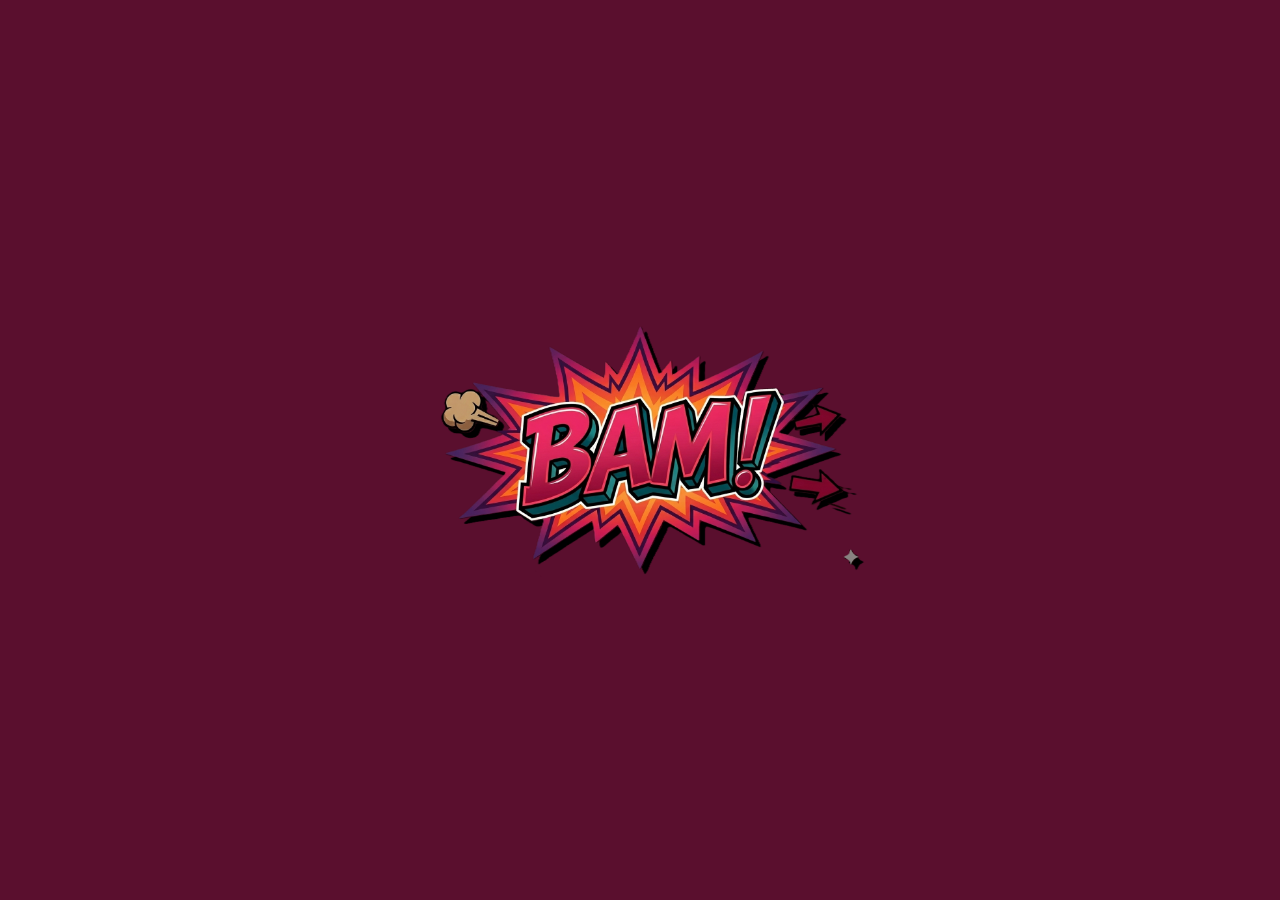
<file: index.html>
<!DOCTYPE html>
<html lang="es">

<head>
    <meta charset="UTF-8">
    <meta name="viewport" content="width=device-width, initial-scale=1.0">
    <title>Portada - TP1</title>
    <link href="https://fonts.googleapis.com/css2?family=Bangers&family=Comic+Neue&display=swap" rel="stylesheet">
    <link rel="stylesheet" href="css/style.css">
</head>

<body class="index-body">

    <!-- HEADER -->
    <header class="index-header">
        <nav class="index-nav">
            <a href="index.html">
                <img src="img/logo-BAM.png" alt="Logo BAM" class="index-logo">
            </a>
            <ul class="index-nav-list">
                <li><a href="index.html">Portada</a></li>
                <li><a href="bitacora.html">Bitácora</a></li>
            </ul>
        </nav>
    </header>
    <!-- MAIN -->
    <main class="index-main">
        <section class="index-contenido">
            <h1 class="index-titulo">Grupo BAM</h1>
            <!-- botón hamburguesa SOLO para integrantes -->
            <button class="index-integrantes-btn">Ver integrantes ☰</button>

            <ul class="index-integrantes" id="integrantes">
                <li><a href="andrea.html">Andrea Durán</a></li>
                <li><a href="beatriz.html">Beatriz Gonzalez</a></li>
                <li><a href="marcela.html">Marcela Roig</a></li>
            </ul>

            <p class="index-descripcion">
                En esta misión, nuestro escuadrón de desarrolladoras se propuso construir una poderosa aplicación web
                usando HTML, CSS y JavaScript como nuestras herramientas principales. A lo largo del recorrido,
                desplegamos habilidades especiales: navegación fluida para movernos sin fricción entre dimensiones
                (páginas), un diseño adaptable capaz de transformarse ante cualquier dispositivo, y elementos
                interactivos que responden a cada acción del usuario como si tuvieran vida propia. Siguiendo estrictos
                códigos de honor —buenas prácticas de desarrollo— mantuvimos nuestro código limpio, eficiente y listo
                para futuras batallas. En equipo, enfrentamos desafíos técnicos como verdaderos villanos, coordinando
                estrategias, optimizando nuestro tiempo y resolviendo cada obstáculo con inteligencia colectiva hasta
                completar con éxito la misión.
            </p>
        </section>

    </main>

    <!-- FOOTER -->
    <footer class="index-footer">
        <p>&copy; 2026 - Proyecto Web en Equipo</p>
    </footer>

    <!-- JS -->
    <script src="js/index.js"></script>

</body>

</html>
</file>
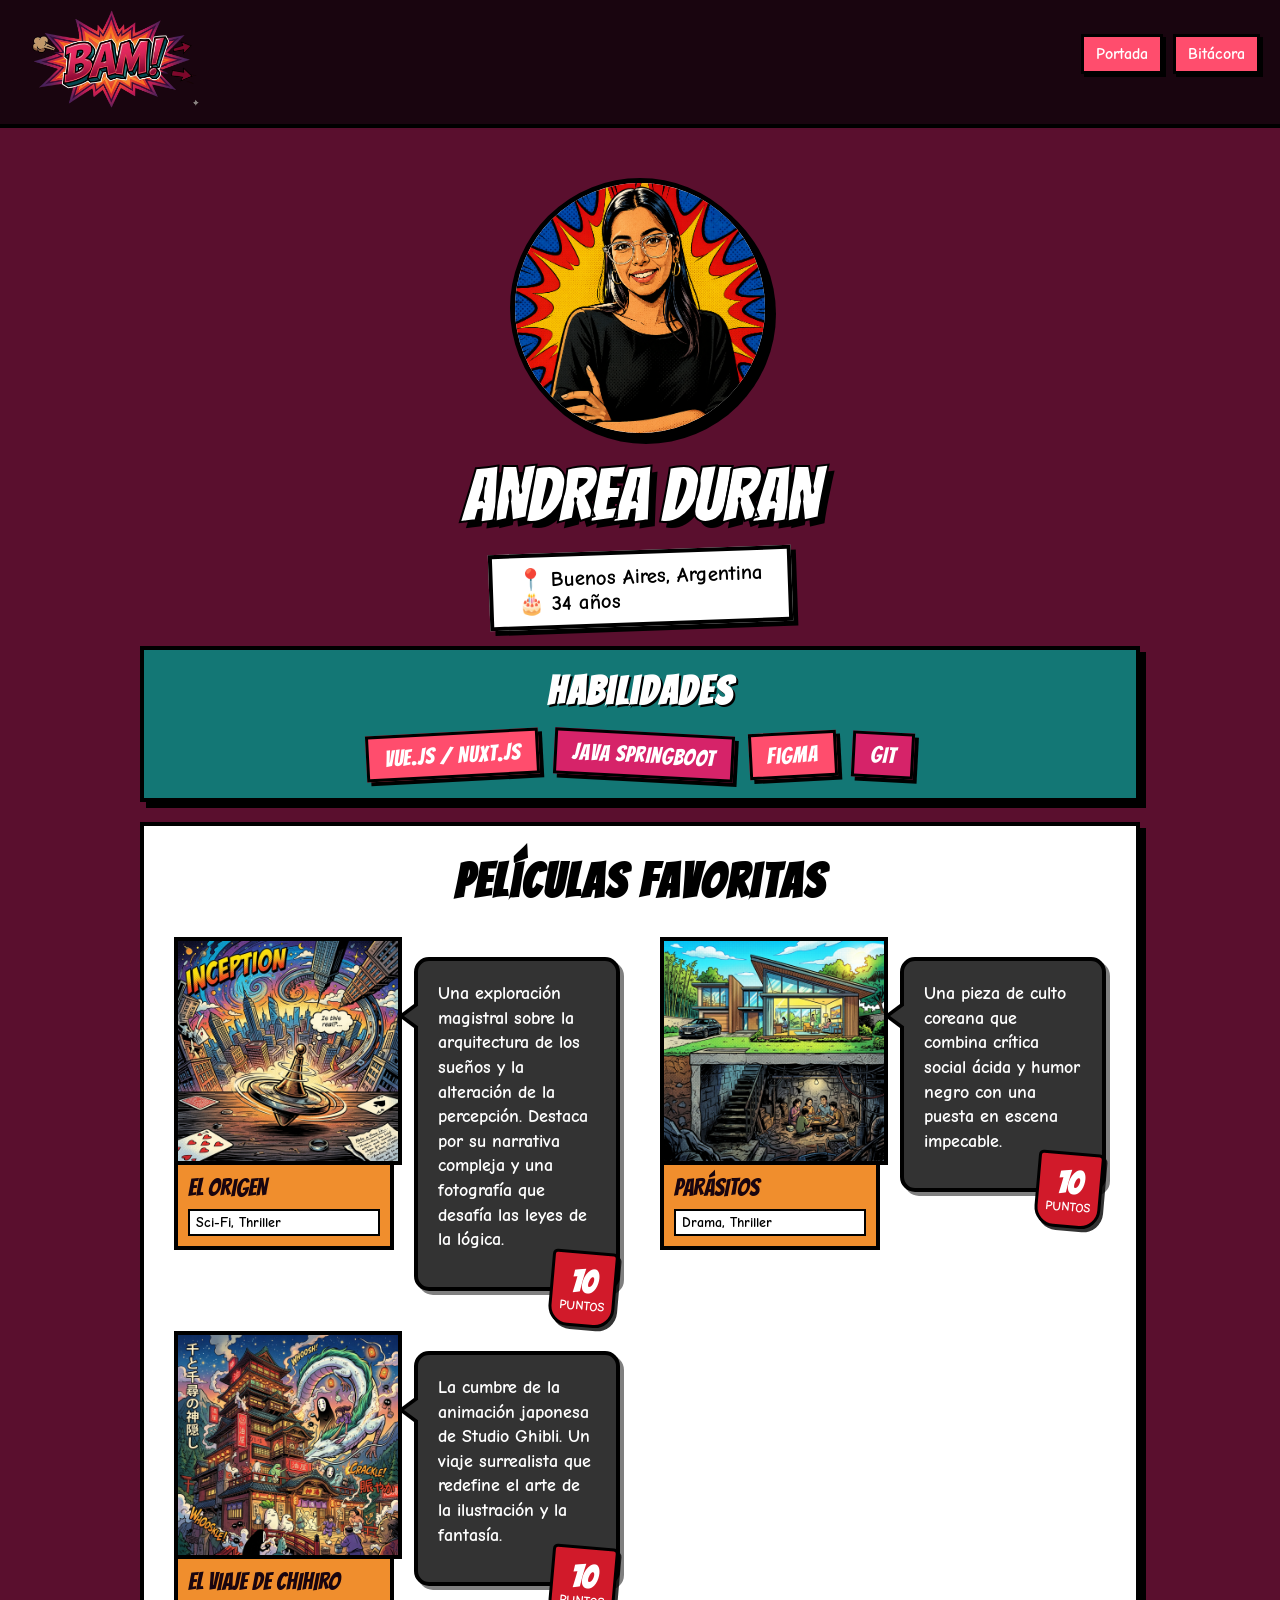
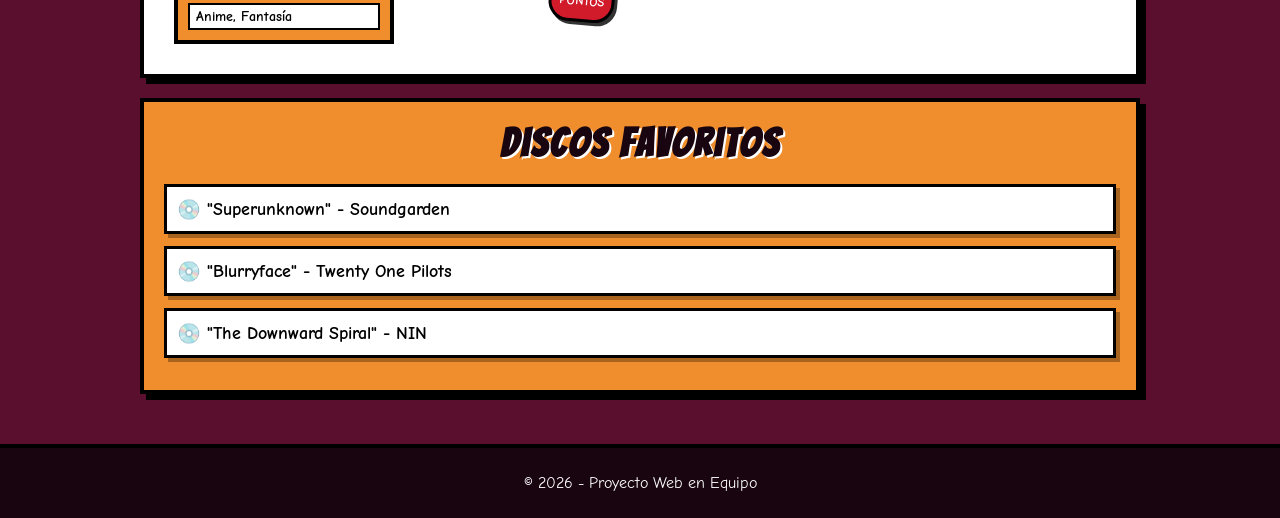
<file: andrea.html>
<!DOCTYPE html>
<html lang="es">

<head>
    <meta charset="UTF-8">
    <meta name="viewport" content="width=device-width, initial-scale=1.0">
    <title>Andrea Duran - TP1</title>
    <link href="https://fonts.googleapis.com/css2?family=Bangers&family=Comic+Neue:wght@400;700&display=swap"
        rel="stylesheet">
    <link rel="stylesheet" href="css/style.css">
    <link rel="stylesheet" href="css/andrea.css">
</head>

<body class="andrea-body">

    <!-- HEADER -->
    <header class="index-header">
        <nav class="index-nav">
            <a href="index.html">
                <img src="img/logo-BAM.png" alt="Logo BAM" class="index-logo">
            </a>
            <ul class="index-nav-list">
                <li><a href="index.html">Portada</a></li>
                <li><a href="bitacora.html">Bitácora</a></li>
            </ul>
        </nav>
    </header>

    <!-- MAIN-->
    <!-- MAIN-->
    <main class="andrea-main">

        <!-- Presentación -->
        <div class="andrea-panel andrea-panel-presentacion">
            <img src="./img/img-andrea/avatar-andrea.png" alt="Avatar Andrea" class="andrea-avatar">

            <h1 class="andrea-nombre">
                Andrea Duran
            </h1>

            <div class="andrea-info-caja">
                <p class="index-subtitulo andrea-info-texto">
                    📍 Buenos Aires, Argentina<br>
                    🎂 34 años
                </p>
            </div>
        </div>

        <!-- Habilidades -->
        <div class="andrea-panel andrea-panel-comic andrea-panel-cian andrea-panel-mitad">
            <h3 class="index-subtitulo andrea-subtitulo">
                Habilidades</h3>
            <ul class="andrea-etiquetas-habilidades">
                <li>Vue.js / Nuxt.js</li>
                <li>Java SpringBoot</li>
                <li>Figma</li>
                <li>Git</li>
            </ul>
        </div>

        <!-- Películas -->
        <div class="andrea-panel andrea-panel-peliculas">
            <h3 class="index-subtitulo andrea-subtitulo-peliculas">
                Películas Favoritas</h3>
            <div class="andrea-grilla-peliculas">
                <div class="andrea-tarjeta-pelicula">
                    <div class="andrea-pelicula-col-img">
                        <div class="andrea-pelicula-contenedor-img">
                            <img src="img/img-andrea/origen.png" alt="El Origen">
                        </div>
                        <div class="andrea-pelicula-banner">
                            <h4>EL ORIGEN</h4>
                            <span>Sci-Fi, Thriller</span>
                        </div>
                    </div>
                    <div class="andrea-pelicula-col-globo">
                        <div class="andrea-globo-texto">
                            <p>Una exploración magistral sobre la arquitectura de los sueños y la alteración de la
                                percepción. Destaca por su narrativa compleja y una fotografía que desafía las leyes de
                                la lógica.</p>
                            <div class="andrea-etiqueta-roja">
                                <span class="andrea-etiqueta-numero">10</span>
                                <span class="andrea-etiqueta-texto">Puntos</span>
                            </div>
                        </div>
                    </div>
                </div>
                <div class="andrea-tarjeta-pelicula">
                    <div class="andrea-pelicula-col-img">
                        <div class="andrea-pelicula-contenedor-img">
                            <img src="img/img-andrea/parasitos.png" alt="Parásitos">
                        </div>
                        <div class="andrea-pelicula-banner">
                            <h4>PARÁSITOS</h4>
                            <span>Drama, Thriller</span>
                        </div>
                    </div>
                    <div class="andrea-pelicula-col-globo">
                        <div class="andrea-globo-texto">
                            <p>Una pieza de culto coreana que combina crítica social ácida y humor negro con una puesta
                                en escena impecable.</p>
                            <div class="andrea-etiqueta-roja">
                                <span class="andrea-etiqueta-numero">10</span>
                                <span class="andrea-etiqueta-texto">Puntos</span>
                            </div>
                        </div>
                    </div>
                </div>
                <div class="andrea-tarjeta-pelicula">
                    <div class="andrea-pelicula-col-img">
                        <div class="andrea-pelicula-contenedor-img">
                            <img src="img/img-andrea/chihiro.png" alt="El Viaje de Chihiro">
                        </div>
                        <div class="andrea-pelicula-banner">
                            <h4>EL VIAJE DE CHIHIRO</h4>
                            <span>Anime, Fantasía</span>
                        </div>
                    </div>
                    <div class="andrea-pelicula-col-globo">
                        <div class="andrea-globo-texto">
                            <p>La cumbre de la animación japonesa de Studio Ghibli. Un viaje surrealista que redefine el
                                arte de la ilustración y la fantasía.</p>
                            <div class="andrea-etiqueta-roja">
                                <span class="andrea-etiqueta-numero">10</span>
                                <span class="andrea-etiqueta-texto">Puntos</span>
                            </div>
                        </div>
                    </div>
                </div>
            </div>
        </div>

        <!-- Discos -->
        <div class="andrea-panel andrea-panel-comic andrea-panel-amarillo andrea-panel-mitad">
            <h3 class="index-subtitulo andrea-subtitulo andrea-subtitulo-discos">
                Discos Favoritos</h3>
            <ul class="andrea-lista-discos">
                <li>"Superunknown" - Soundgarden</li>
                <li>"Blurryface" - Twenty One Pilots</li>
                <li>"The Downward Spiral" - NIN</li>
            </ul>
        </div>

    </main>

    <!-- FOOTER -->
    <footer class="index-footer">
        <p>&copy; 2026 - Proyecto Web en Equipo</p>
    </footer>

</body>

</html>
</file>
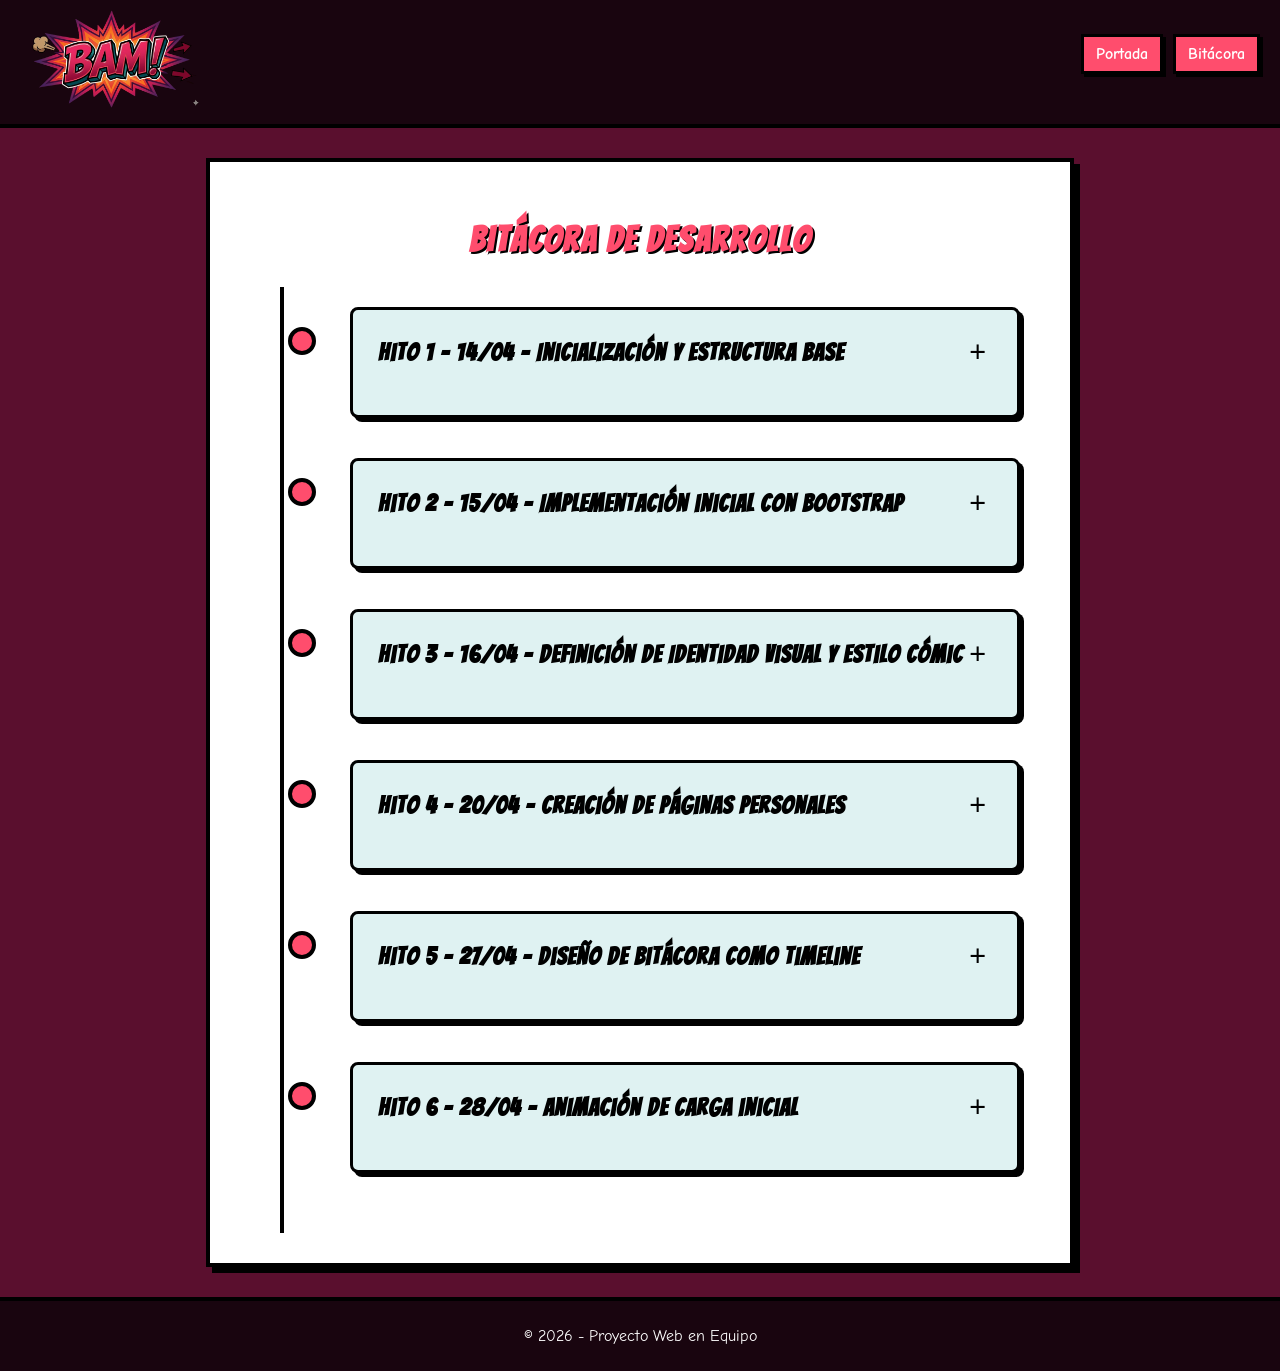
<file: bitacora.html>
<!DOCTYPE html>
<html lang="es">

<head>
    <meta charset="UTF-8">
    <meta name="viewport" content="width=device-width, initial-scale=1.0">
    <title>Bitácora de Desarrollo - TP1</title>
    <link rel="stylesheet" href="css/style.css">
</head>

<body>

    <!-- HEADER -->
    <header class="index-header">
        <nav class="index-nav">
            <a href="index.html">
                <img src="img/logo-BAM.png" alt="Logo BAM" class="index-logo">
            </a>
            <ul class="index-nav-list">
                <li><a href="index.html">Portada</a></li>
                <li><a href="bitacora.html">Bitácora</a></li>
            </ul>
        </nav>
    </header>

    <main class="bitacora-main">

        <!--<section class="bitacora-intro">
            <h1>Bienvenidos a la Bitácora de Desarrollo</h1>
            <p>En esta sección, documentamos el proceso de desarrollo de nuestro proyecto web, destacando los hitos
                clave, las decisiones tomadas y los desafíos enfrentados a lo largo del camino. A través de esta
                bitácora, compartimos nuestras experiencias y aprendizajes durante la creación de nuestra aplicación
                web.</p>-->
        <section class="bitacora-contenido">
            <h1>Bitácora de Desarrollo</h1>

            <div class="bitacora-timeline">
                <div class="bitacora-timeline-item">
                    <div class="bitacora-timeline-content">
                        <h2>Hito 1 - 14/04 - Inicialización y Estructura Base <button
                                class="bitacora-toggle-btn">+</button>
                        </h2>
                        <div class="bitacora-descripcion" style="display: none;">
                            <p>El proceso comenzó con la configuración del entorno de trabajo y la creación del
                                repositorio en GitHub.
                                En este primer commit, se definió la arquitectura del proyecto siguiendo las buenas
                                prácticas de
                                organización de archivos. Se establecieron las carpetas independientes para estilos,
                                lógica de
                                programación e imágenes, asegurando que los archivos HTML críticos permanezcan en la
                                raíz para facilitar
                                el despliegue en Vercel.</p>
                            <p>Se incluyó el archivo README.md como documento maestro de información técnica. Este
                                archivo no solo
                                describe el propósito del equipo, sino que también sirve como guía para la paleta de
                                colores, las
                                fuentes de Google Fonts que se utilizarán una vez definidas y el registro de
                                funciones de JavaScript que
                                se implementarán en las fases siguientes.</p>
                        </div>
                    </div>
                </div>
                <div class="bitacora-timeline-item">
                    <div class="bitacora-timeline-content">
                        <h2>Hito 2 - 15/04 - Implementación inicial con Bootstrap <button
                                class="bitacora-toggle-btn">+</button></h2>
                        <div class="bitacora-descripcion" style="display: none;">
                            <p>
                                En una primera instancia, se decidió utilizar Bootstrap con el fin de establecer una
                                nomenclatura común
                                para todas las integrantes del grupo. Esta elección permitió obtener rápidamente una
                                interfaz funcional
                                y adaptable a distintos tamaños de
                                pantalla sin necesidad de definir estilos desde cero. Sin embargo, durante el
                                proceso de implementación
                                se identificaron limitaciones en cuanto a la personalización visual, ya que el
                                diseño tendía a verse
                                genérico y poco alineado con una identidad propia del equipo.
                            </p>
                            <p>
                                Esta instancia sirvió como base de exploración y permitió tomar las decisiones
                                posteriores respecto a la
                                identidad visual y el enfoque de diseño.
                            </p>
                        </div>
                    </div>
                </div>
                <div class="bitacora-timeline-item">
                    <div class="bitacora-timeline-content">
                        <h2>Hito 3 - 16/04 - Definición de Identidad Visual y Estilo Cómic <button
                                class="bitacora-toggle-btn">+</button></h2>
                        <div class="bitacora-descripcion" style="display: none;">
                            <p>
                                A nivel visual, se optó por una estética tipo cómic como identidad del proyecto.
                                Esta decisión surgió a
                                partir del nombre del equipo, "Grupo BAM", que evoca la onomatopeya de los cómics.
                                Se utilizó la
                                herramienta Nano Banana de Gemini para generar un logo acorde a esta temática. Se
                                probaron varias
                                paletas de colores hasta encontrar la que más nos gustó. Esta elección sirvió como
                                punto de partida para
                                definir la paleta de colores y el estilo gráfico del sitio. La elección de una
                                estética
                                cómic permitió crear una identidad visual distintiva y coherente con el nombre del
                                equipo, aportando un
                                toque divertido y dinámico a la interfaz.
                            </p>
                            <p>
                                Se establecieron los breakpoints en la página index para garantizar que el diseño se
                                adaptara
                                correctamente a diferentes
                                tamaños de pantalla.
                            </p>
                        </div>
                    </div>
                </div>
                <div class="bitacora-timeline-item">
                    <div class="bitacora-timeline-content">
                        <h2>Hito 4 - 20/04 - Creación de páginas personales <button
                                class="bitacora-toggle-btn">+</button></h2>
                        <div class="bitacora-descripcion" style="display: none;">
                            <p>
                                Comenzamos con el desarrollo de las páginas personales de cada integrante del equipo,
                                siguiendo los requerimientos solicitados en la consigna, pero prestando especial
                                atención a
                                respetar de forma estricta la identidad visual y estética de cómic de la página
                                principal.
                            </p>
                            <p>
                                Para lograr un aspecto cohesivo, se generaron las imágenes de avatar utilizando
                                Inteligencia Artificial con el siguiente prompt: <em>"Una sola viñeta de cómic clásico,
                                    estilo Pop Art, primer plano de personaje adjunto, puntos Ben-Day, colores
                                    primarios, fondo de acción explosivo, estilo ilustración de novela gráfica antigua,
                                    línea artística definida."</em>
                            </p>
                            <p>
                                Además, se establecieron los breakpoints correspondientes para garantizar que el diseño
                                se adaptara correctamente a diferentes tamaños de pantalla.
                            </p>
                        </div>
                    </div>
                </div>
                <div class="bitacora-timeline-item">
                    <div class="bitacora-timeline-content">
                        <h2>Hito 5 - 27/04 - Diseño de bitácora como timeline <button
                                class="bitacora-toggle-btn">+</button></h2>
                        <div class="bitacora-descripcion" style="display: none;">
                            <p>
                                Se diseñó la bitácora de desarrollo utilizando un formato de timeline para presentar
                                los hitos clave del proyecto. Cada hito se representó como un elemento en la línea de
                                tiempo, con un título, una descripción detallada y un botón para mostrar u ocultar la
                                información adicional. Este formato permitió organizar la información de manera clara y
                                visualmente atractiva, facilitando la navegación y comprensión del proceso de
                                desarrollo.
                            <p>
                                Para la generación de este estilo se utilizó como herramienta GitHub Copilot, que
                                permitió crear rápidamente la estructura HTML y los estilos CSS necesarios para el
                                diseño del timeline. Se implementó funcionalidad en JavaScript para permitir la
                                interacción con los botones de cada hito, mostrando u ocultando las descripciones según
                                sea necesario. Este enfoque permitió presentar la información de manera dinámica.
                            </p>
                        </div>
                    </div>
                </div>

                <div class="bitacora-timeline-item">
                    <div class="bitacora-timeline-content">
                        <h2>Hito 6 - 28/04 - Animación de carga inicial <button class="bitacora-toggle-btn">+</button>
                        </h2>
                        <div class="bitacora-descripcion" style="display: none;">
                            <p>
                                Se implementó una animación de inicio ("Splash Screen") en la portada del proyecto
                                (<code>index.html</code>) utilizando la Web Animations API nativa de JavaScript.
                            </p>
                            <p>
                                La animación, inspirada en la estética "Tudum" de Netflix, despliega un fondo temporal
                                con un efecto "pop-in" centrado del logo. Tras una breve pausa, el logo se achica y
                                desaparece suavemente en el medio de la pantalla mientras se desvanece el fondo oscuro,
                                revelando el contenido de la página. Esta funcionalidad interactiva cumple con el
                                requisito obligatorio de integración de JavaScript en la portada.
                            </p>
                        </div>
                    </div>
                </div>

            </div>
        </section>
    </main>

    <!-- FOOTER -->
    <footer class="index-footer">
        <p>&copy; 2026 - Proyecto Web en Equipo</p>
    </footer>

    <!-- JS -->
    <script src="js/bitacora.js"></script>

</body>

</html>
</file>
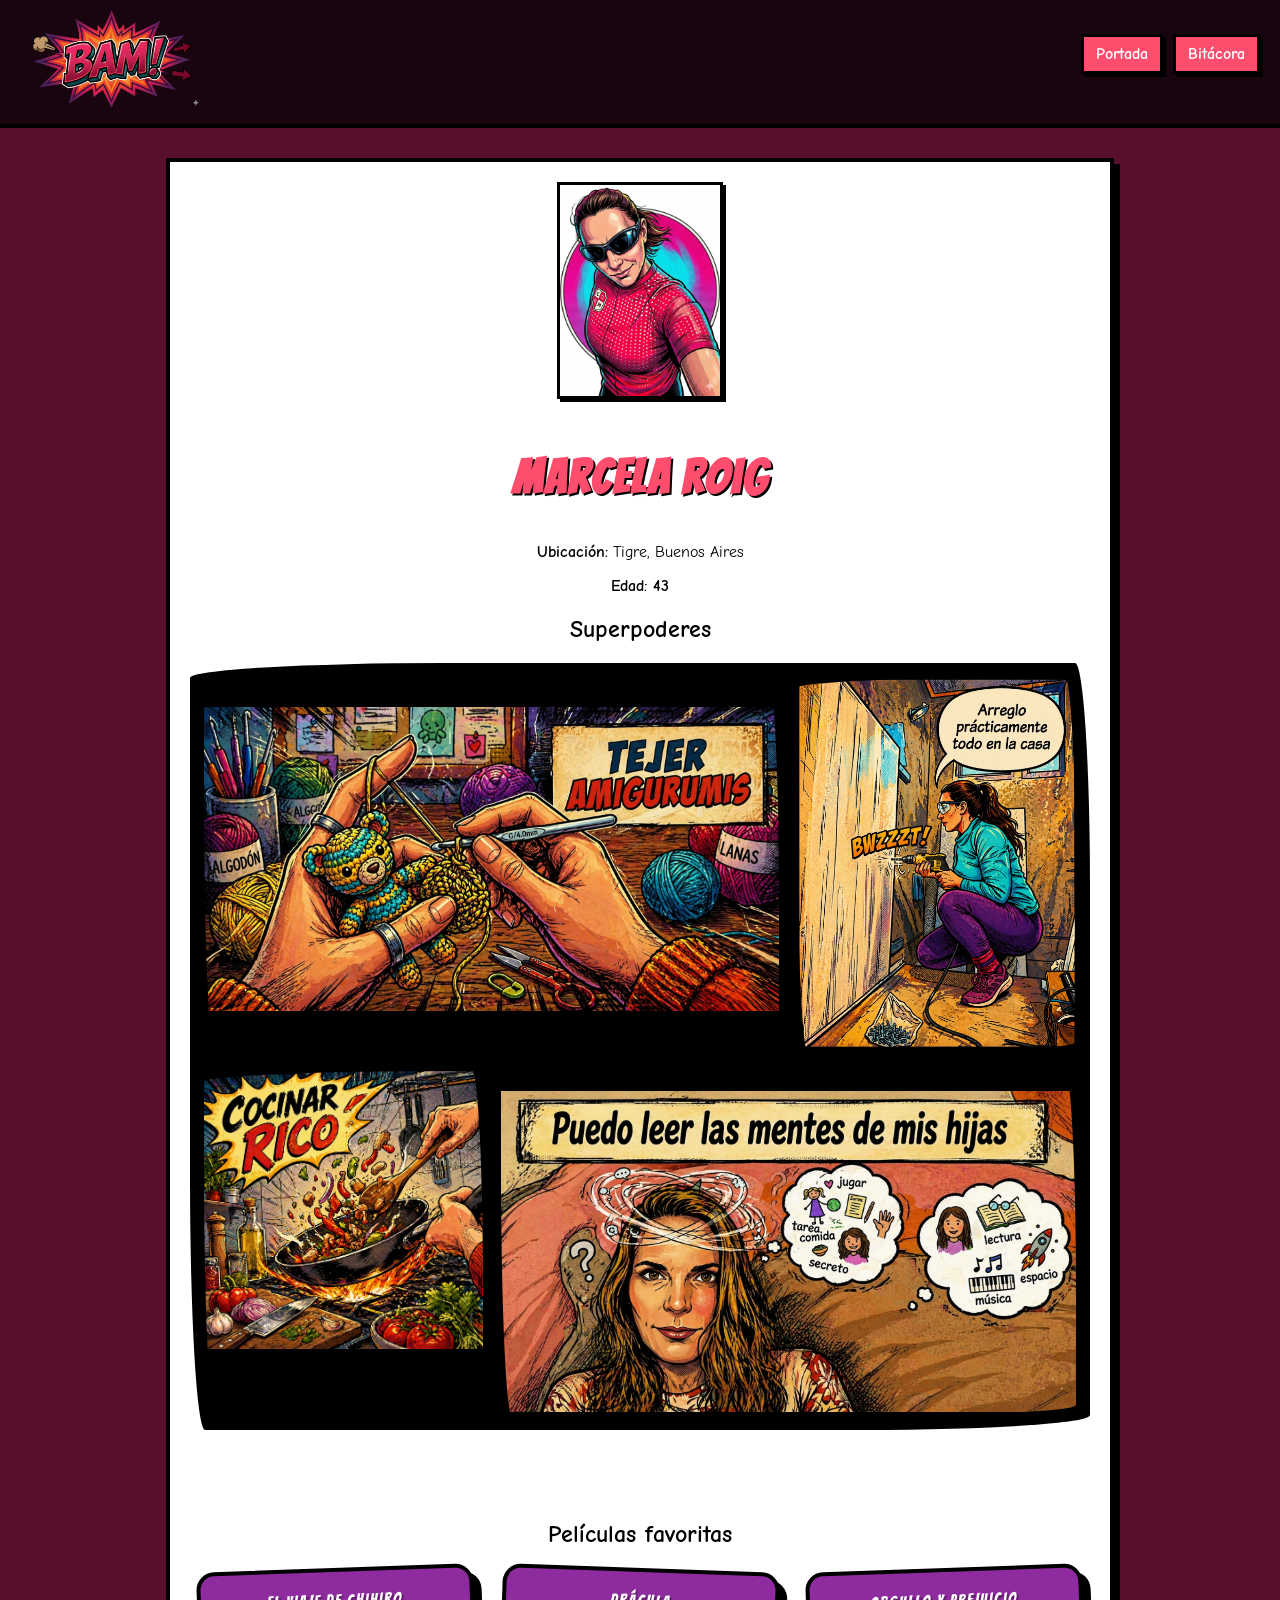
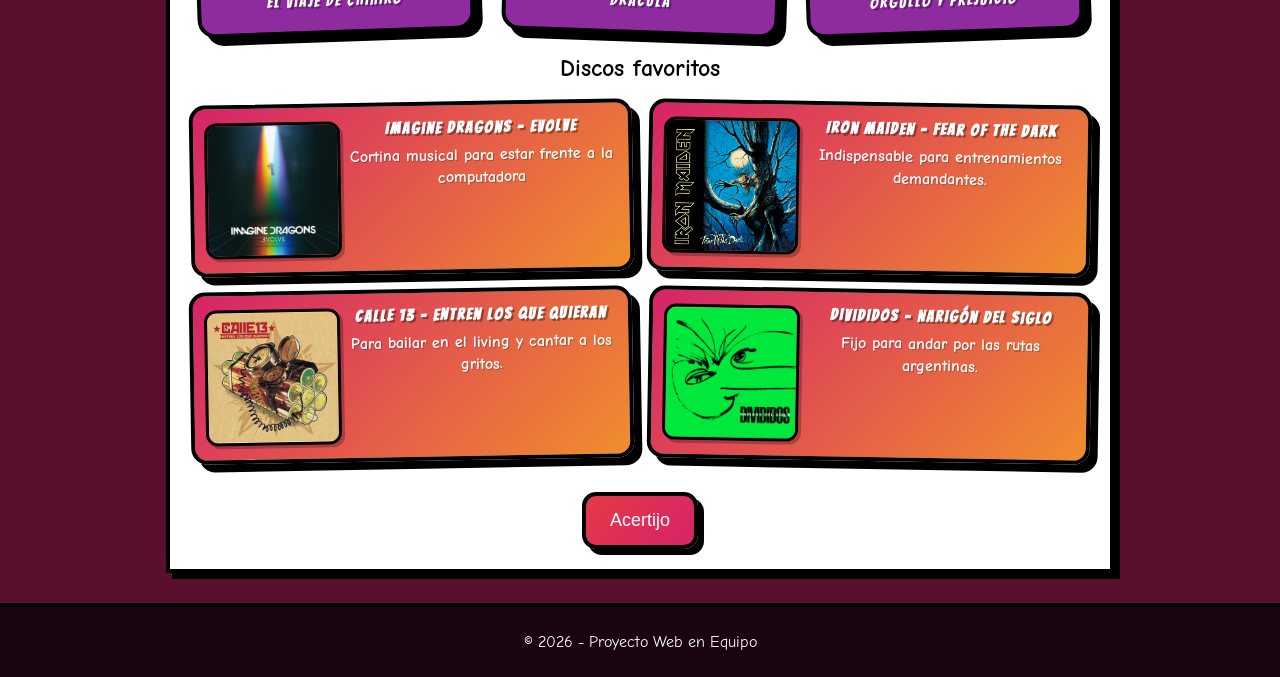
<file: marcela.html>
<!DOCTYPE html>
<html lang="es">

<head>
    <meta charset="UTF-8">
    <meta name="viewport" content="width=device-width, initial-scale=1.0">
    <title>Marcela Roig - TP1</title>
    <link href="https://fonts.googleapis.com/css2?family=Bangers&family=Comic+Neue&display=swap" rel="stylesheet">
    <link rel="stylesheet" href="css/style.css">
    <link rel="stylesheet" href="css/marcela.css">
</head>

<body class="d-flex flex-column min-vh-100">

    <header class="index-header">
        <nav class="index-nav">
            <a href="index.html">
                <img src="img/logo-BAM.png" alt="Logo BAM" class="index-logo">
            </a>
            <ul class="index-nav-list">
                <li><a href="index.html">Portada</a></li>
                <li><a href="bitacora.html">Bitácora</a></li>
            </ul>
        </nav>
    </header>

    <main class="marcela-main">

        <section class="marcela-card">

            <!-- FOTO -->
            <img src="img/img-mar/marcela-perfil.jpg" alt="Marcela Roig" class="marcela-img">

            <!-- DATOS -->
            <h1 class="marcela-nombre">Marcela Roig</h1>
            <p><strong>Ubicación:</strong> Tigre, Buenos Aires</p>
            <p><strong>Edad: 43</strong></p>

            <!-- HABILIDADES -->
            <h2>Superpoderes</h2>

            <div class="marcela-comic">
                <div class="panel panel1">
                    <img src="img/img-mar/ami2.png" alt="Tejido de amigurumi" class="marcela-img-viñeta">
                </div>
                <div class="panel panel2">
                    <img src="img/img-mar/arreglo2.png" alt="Imagen de arreglando algo" class="marcela-img-viñeta">
                </div>
                <div class="panel panel3">
                    <img src="img/img-mar/cocinar2.png" alt="Imagen de cocinar" class="marcela-img-viñeta">
                </div>
                <div class="panel panel4">
                    <img src="img/img-mar/mente2.png" alt="Personaje leyendo la mente" class="marcela-img-viñeta">
                </div>


            </div>

            <!-- PELÍCULAS -->
            <h2>Películas favoritas</h2>
            <div class="marcela-pelicula">
                <div class="marcela-card-pelicula">
                    <p>El viaje de Chihiro</p>
                    <div class="marcela-tooltip">La historia sigue a Chihiro en un viaje por un mundo extraño lleno de
                        seres mágicos y sucesos inexplicables.
                        Una metáfora de la evolución personal, donde Chihiro debe aprender a adaptarse a su nuevo
                        entorno y descubrir su fuerza interior. La película trata temas universales pero desde el
                        subtexto, dejando cierto espacio para la interpretación del espectador. Además, su marcado
                        realismo mágico hace que muchas veces la acción avance de forma algo más abstracta e
                        intuitiva, un rasgo habitual en la filmografía de Miyazaki.
                    </div>
                </div>
                <div class="marcela-card-pelicula">
                    <p>Drácula</p>
                    <div class="marcela-tooltip">Una reinterpretación del mito clásico que pone el foco en el amor como
                        fuerza trágica y
                        destructiva, donde Drácula no es solo un monstruo, sino una figura atravesada por la pérdida
                        y la condena. La película trabaja temas universales como el deseo, la muerte y la dualidad
                        entre lo humano y lo monstruoso, apoyándose mucho en lo simbólico más que en lo explícito.
                    </div>
                </div>
                <div class="marcela-card-pelicula">
                    <p>Orgullo y Prejuicio</p>
                    <div class="marcela-tooltip">Una adaptación que pone el foco en los vínculos, el orgullo y las
                        barreras sociales,
                        mostrando cómo las emociones y los juicios apresurados pueden condicionar las relaciones. La
                        película trabaja temas universales como el amor, la clase social y el crecimiento personal,
                        desarrollándolos de forma sutil, más desde los gestos y las miradas que desde lo explícito.
                        Además, su tono es íntimo y delicado, con una puesta en escena que acompaña lo emocional sin
                        exagerarlo.
                    </div>
                </div>
            </div>

            <!-- DISCOS -->
            <h2>Discos favoritos</h2>
            <ul class="marcela-list">
                <li>
                    <div class="marcela-card-disco">
                        <div>
                            <img src="img/img-mar/ImagineDragonsEvolve.jpg" alt="Tapa de disco Imagine Dragons, Evolve"
                                class="marcela-img-disco">
                        </div>
                        <div>
                            <h3> Imagine Dragons - Evolve</h3>
                            <p>Cortina musical para estar frente a la computadora</p>
                        </div>
                    </div>
                </li>
                <li>
                    <div class="marcela-card-disco">
                        <div>
                            <img src="img/img-mar/Iron Maiden Fear.jpg"
                                alt="Tapa de disco Iron Maiden, Fear of the Dark" class="marcela-img-disco">
                        </div>
                        <div>
                            <h3> Iron Maiden - Fear of the Dark</h3>
                            <p>Indispensable para entrenamientos demandantes. </p>
                        </div>
                    </div>
                </li>
                <li>
                    <div class="marcela-card-disco">
                        <div>
                            <img src="img/img-mar/Calle 13 Entren.jpg"
                                alt="Tapa de disco Calle 13, Entren los que quieran entrar" class="marcela-img-disco">
                        </div>
                        <div>
                            <h3> Calle 13 - Entren los que quieran</h3>
                            <p>Para bailar en el living y cantar a los gritos. </p>
                            </p>
                        </div>
                    </div>
                </li>
                <li>
                    <div class="marcela-card-disco">
                        <div>
                            <img src="img/img-mar/Divididos Narigon.jpg"
                                alt="Tapa de disco Divididos, Narigón delsiglo" class="marcela-img-disco">
                        </div>
                        <div>
                            <h3> Divididos - Narigón del siglo</h3>
                            <p>Fijo para andar por las rutas argentinas.</p>
                            </p>
                        </div>
                    </div>
                </li>
            </ul>

            <!-- DESAFIO-->
            <button class="marcela-btn" id="toggle-info">Acertijo</button>
            <div class="marcela-desafio" id="desafio" style="display: none; margin-top: 20px;">
                <h2>Desafío de ingenio </h2>
                <p>¿Qué tiene llaves pero no abre puertas?</p>
                <button class="marcela-opcion-btn" data-correct="false">Guitarra</button>
                <button class="marcela-opcion-btn" data-correct="true">Piano</button>
                <button class="marcela-opcion-btn" data-correct="false">Tambor</button>
                <div id="resultado" style="display: none; margin-top: 10px; font-weight: bold;"></div>
            </div>

        </section>

    </main>


    <!-- FOOTER -->
    <footer class="index-footer">
        <p>&copy; 2026 - Proyecto Web en Equipo</p>
    </footer>

    <!-- JS -->
    <script src="js/marcela.js"></script>


</body>

</html>
</file>
<file: css/style.css>
/* ===== FUENTES ===== */
@import url('https://fonts.googleapis.com/css2?family=Bangers&family=Comic+Neue:wght@400;700&display=swap');

/* ===== VARIABLES ===== */

:root {
    --rojo: #e63946;
    --rosa: #ff4d6d;
    --naranja: #F08E2D;
    --violeta: #8E2C9F;
    --bordo: #5a0f2e;
    --negro: #000;
    --blanco: #fff;
    --purpura: #19050f;
    --fucsia: #D62369;
    --cian: #137775;
    --rojoOxido: #7A192A;
    --gris: #dff2f2;


}

/* ===== RESET ===== */
body {
    margin: 0;
    font-family: 'Comic Neue', cursive;
    background-color: var(--bordo);
    min-height: 100vh;
    display: flex;
    flex-direction: column;
}


/*INDEX*/

/* ================= HEADER ================= */
.index-header {
    background-color: var(--purpura);
    border-bottom: 4px solid var(--negro);
    position: sticky;
    top: 0;
    z-index: 1000;
}

.index-nav {
    display: flex;
    flex-direction: column;
    align-items: center;
    padding: 10px 20px;
}

/* LOGO */
.index-logo {
    height: 100px;
}

/* NAV */
.index-nav-list {
    display: flex;
    align-items: center;
    gap: 10px;
    list-style: none;
    padding: 0;
    margin-top: 10px;
}

.index-nav-list a {
    text-decoration: none;
    background-color: var(--rosa);
    color: var(--blanco);
    padding: 8px 12px;
    border: 3px solid var(--negro);
    box-shadow: 3px 3px 0px var(--negro);
    font-weight: bold;
    transition: 0.1s;
}

.index-nav-list a:hover,
.index-nav-list a:active {
    transform: translate(3px, 3px);
    box-shadow: 0px 0px 0px var(--negro);
}

/* ================= MAIN ================= */

.index-main {
    display: flex;
    justify-content: center;
    align-items: center;
    padding: 20px;
    flex-grow: 1;
}

/* TARJETA */
.index-contenido {
    background-color: var(--blanco);
    border: 4px solid var(--negro);
    box-shadow: 6px 6px 0px var(--negro);
    padding: 20px;
    width: 100%;
    max-width: 600px;
    text-align: center;
}

/* TITULO */
.index-titulo {
    font-family: 'Bangers', cursive;
    font-size: 2.5rem;
    letter-spacing: 2px;
    color: var(--rosa);
    text-shadow: 2px 2px 0px var(--negro);
}

/* ================= BOTÓN ================= */

.index-integrantes-btn {
    display: block;
    margin: 15px auto;
    background-color: var(--naranja);
    border: 3px solid var(--negro);
    padding: 10px;
    font-weight: bold;
    cursor: pointer;
    box-shadow: 3px 3px 0px var(--negro);
}

.index-integrantes-btn:active {
    transform: translate(3px, 3px);
    box-shadow: 0px 0px 0px var(--negro);
}

/* ================= LISTA ================= */

.index-integrantes {
    display: none;
    list-style: none;
    padding: 0;
}

.index-integrantes.activo {
    display: block;
}

.index-integrantes li {
    margin: 10px 0;
}

.index-integrantes a {
    display: inline-block;
    padding: 10px;
    background-color: var(--violeta);
    color: var(--blanco);
    text-decoration: none;
    border: 3px solid var(--negro);
    box-shadow: 3px 3px 0px var(--negro);
    font-weight: bold;
}

.index-integrantes a:hover,
.index-integrantes a:active {
    transform: translate(3px, 3px);
    box-shadow: 0px 0px 0px var(--negro);
}

/* DESCRIPCIÓN */
.index-descripcion {
    margin-top: 20px;
    line-height: 1.5;
}

/* ================= FOOTER ================= */

.index-footer {
    background-color: var(--purpura);
    border-top: 4px solid var(--negro);
    text-align: center;
    padding: 10px;
    color: var(--blanco);
    margin-top: auto;
}

/*media*/
@media (min-width: 400px) {

    .index-titulo {
        font-size: 2.8rem;
    }

    .index-contenido {
        padding: 25px;
    }
}


@media (min-width: 900px) {

    /* HEADER EN FILA */
    .index-nav {
        flex-direction: row;
        justify-content: space-between;
    }

    .index-logo img {
        height: 100px;
    }

    /* NAV AL LADO */
    .index-nav-list {
        margin-top: 0;
    }

    /* BOTÓN DESAPARECE */
    .index-integrantes-btn {
        display: none;
    }

    /* LISTA HORIZONTAL */
    .index-integrantes {
        display: flex;
        justify-content: center;
        gap: 20px;
    }

    .index-integrantes li {
        margin: 0;
    }

    .index-contenido {
        max-width: 800px;
    }
}

@media (min-width: 1200px) {

    .index-titulo {
        font-size: 3.5rem;
    }

    .index-contenido {
        max-width: 1000px;
    }

    .index-logo img {
        height: 120px;
    }
}

/* ===== BITÁCORA ===== */

.bitacora-main {
    display: flex;
    justify-content: center;
    padding: 30px 15px;
}

.bitacora-contenido {
    background-color: var(--blanco);
    border: 4px solid var(--negro);
    box-shadow: 6px 6px 0px var(--negro);
    padding: 15px;
    width: 100%;
    max-width: 600px;
    text-align: center;
}

.bitacora-contenido h1 {
    font-family: 'Bangers', cursive;
    font-size: 2.2rem;
    letter-spacing: 2px;
    color: var(--rosa);
    text-shadow: 2px 2px 0px var(--negro);
}

.bitacora-timeline {
    position: relative;
    max-width: 800px;
    margin: 0 auto;
    padding: 10px 0;
    text-align: left;
}

.bitacora-timeline::before {
    content: '';
    position: absolute;
    left: 20px;
    top: 0;
    bottom: 0;
    width: 4px;
    background: var(--negro);
}

.bitacora-timeline-item {
    position: relative;
    margin-bottom: 30px;
    padding-left: 50px;
}

.bitacora-timeline-item::before {
    content: '';
    position: absolute;
    left: 10px;
    top: 15px;
    width: 16px;
    height: 16px;
    background: var(--rosa);
    border: 4px solid var(--negro);
    border-radius: 50%;
}

.bitacora-timeline-content {
    background: var(--gris);
    padding: 15px;
    border-radius: 8px;
    border: 3px solid var(--negro);
    box-shadow: 4px 4px 0px var(--negro);
}

.bitacora-timeline-content h2 {
    margin-top: 0;
    color: #000;
    display: flex;
    justify-content: space-between;
    align-items: center;
    font-size: 1.1rem;
    font-family: 'Bangers', cursive;
    letter-spacing: 1px;
}

.bitacora-toggle-btn {
    background: none;
    border: none;
    font-size: 1.5rem;
    cursor: pointer;
    color: #000;
}

/* ================= RESPONSIVE BITÁCORA ================= */

@media (min-width: 600px) {
    .bitacora-contenido {
        padding: 30px;
        max-width: 800px;
    }

    .bitacora-timeline {
        padding: 20px;
    }

    .bitacora-timeline::before {
        left: 40px;
    }

    .bitacora-timeline-item {
        padding-left: 90px;
        margin-bottom: 40px;
    }

    .bitacora-timeline-item::before {
        left: 28px;
        width: 20px;
        height: 20px;
        top: 20px;
    }

    .bitacora-timeline-content {
        padding: 25px;
    }

    .bitacora-timeline-content h2 {
        font-size: 1.5rem;
    }

    .bitacora-toggle-btn {
        font-size: 1.8rem;
    }
}
</file>
<file: css/andrea.css>
.andrea-main {
    max-width: 1000px;
    margin: 30px auto;
    display: flex;
    flex-wrap: wrap;
    justify-content: center;
    gap: 20px;
    padding: 20px;
}

.andrea-panel-presentacion {
    flex: 1 1 100%;
    text-align: center;
}

.andrea-avatar {
    width: 250px;
    height: 250px;
    object-fit: contain;
    border-radius: 50%;
    border: 5px solid var(--negro);
    box-shadow: 6px 6px 0px var(--negro);
    margin: 0 auto 20px auto;
    background-color: var(--blanco);
    display: block;
}

.andrea-nombre {
    font-size: 4.5rem;
    color: #fff;
    -webkit-text-stroke: 2px var(--negro);
    text-shadow: 6px 6px 0px var(--negro);
    margin: 0;
    font-family: 'Bangers', cursive;
    text-transform: uppercase;
}

.andrea-info-caja {
    display: inline-block;
    margin-top: 15px;
    background: var(--blanco);
    border: 4px solid var(--negro);
    padding: 10px 25px;
    box-shadow: 5px 5px 0px var(--negro);
    transform: rotate(-2deg);
}

.andrea-info-texto {
    font-size: 1.3rem;
    margin: 0;
    font-weight: bold;
    color: var(--negro);
    text-align: left;
}

.andrea-panel-mitad {
    flex: 1 1 300px;
}

.andrea-subtitulo {
    font-size: 2.5rem;
    font-family: 'Bangers', cursive;
    letter-spacing: 2px;
    text-align: center;
    margin-top: 0;
    margin-bottom: 20px;
}

.andrea-subtitulo-peliculas {
    font-size: 3rem;
    font-family: 'Bangers', cursive;
    letter-spacing: 2px;
    text-align: center;
    width: 100%;
    margin-bottom: 30px;
    margin-top: 0;
}

.andrea-subtitulo-discos {
    color: var(--purpura);
    text-shadow: 2px 2px 0px var(--blanco);
}

.andrea-panel-peliculas {
    background-color: var(--blanco);
    border: 4px solid var(--negro);
    box-shadow: 6px 6px 0px var(--negro);
    padding: 30px;
    flex: 1 1 100%;
}

.andrea-grilla-peliculas {
    display: grid;
    grid-template-columns: repeat(2, 1fr);
    gap: 40px;
    width: 100%;
}

.andrea-tarjeta-pelicula {
    display: flex;
    align-items: flex-start;
    gap: 20px;
}

.andrea-pelicula-col-img {
    flex: 0 0 220px;
    display: flex;
    flex-direction: column;
}

.andrea-pelicula-contenedor-img {
    width: 100%;
    height: 220px;
    border: 4px solid var(--negro);
    background-color: var(--blanco);
    overflow: hidden;
    position: relative;
}

.andrea-pelicula-contenedor-img img {
    width: 100%;
    height: 100%;
    object-fit: cover;
}

.andrea-pelicula-banner {
    background-color: var(--naranja);
    border: 4px solid var(--negro);
    border-top: none;
    padding: 10px;
    text-align: left;
}

.andrea-pelicula-banner h4 {
    font-family: 'Bangers', cursive;
    font-weight: normal;
    font-size: 1.5rem;
    margin: 0 0 8px 0;
    color: var(--purpura);
    line-height: 1.1;
}

.andrea-pelicula-banner span {
    font-family: 'Comic Neue', cursive;
    font-size: 0.85rem;
    color: var(--negro);
    display: block;
    background-color: var(--blanco);
    padding: 4px 6px;
    border: 2px solid var(--negro);
    font-weight: bold;
}

.andrea-pelicula-col-globo {
    flex: 1;
    position: relative;
    padding-top: 20px;
}

.andrea-globo-texto {
    background-color: #333;
    border: 4px solid var(--negro);
    border-radius: 15px;
    padding: 20px;
    color: var(--blanco);
    font-family: 'Comic Neue', cursive;
    font-weight: bold;
    position: relative;
    box-shadow: 4px 4px 0px rgba(0, 0, 0, 0.5);
}

.andrea-globo-texto::before {
    content: '';
    position: absolute;
    left: -20px;
    top: 40px;
    border-width: 15px 20px 15px 0;
    border-style: solid;
    border-color: transparent var(--negro) transparent transparent;
}

.andrea-globo-texto::after {
    content: '';
    position: absolute;
    left: -14px;
    top: 44px;
    border-width: 11px 15px 11px 0;
    border-style: solid;
    border-color: transparent #333 transparent transparent;
}

.andrea-globo-texto p {
    margin: 0 0 15px 0;
    font-size: 1.1rem;
    line-height: 1.4;
}

.andrea-etiqueta-roja {
    position: absolute;
    bottom: -40px;
    right: 0px;
    background-color: #d11a2a;
    border: 3px solid var(--negro);
    border-radius: 5px 5px 20px 20px;
    width: 60px;
    height: 70px;
    display: flex;
    flex-direction: column;
    justify-content: center;
    align-items: center;
    box-shadow: 3px 3px 0px rgba(0, 0, 0, 0.8);
    transform: rotate(5deg);
    z-index: 10;
}

.andrea-etiqueta-numero {
    font-family: 'Bangers', cursive;
    font-size: 2rem;
    color: var(--blanco);
    line-height: 1;
}

.andrea-etiqueta-texto {
    font-family: 'Comic Neue', cursive;
    font-size: 0.8rem;
    color: var(--blanco);
    font-weight: bold;
    text-transform: uppercase;
}

.andrea-panel-comic {
    border: 4px solid var(--negro);
    box-shadow: 6px 6px 0px var(--negro);
    padding: 20px;
    position: relative;
}

.andrea-panel-cian {
    background-color: var(--cian);
    color: var(--blanco);
}

.andrea-panel-cian .index-subtitulo {
    color: var(--blanco);
    text-shadow: 2px 2px 0px var(--negro);
}

.andrea-panel-amarillo {
    background-color: var(--naranja);
}

.andrea-etiquetas-habilidades {
    list-style: none;
    padding: 0;
    display: flex;
    flex-wrap: wrap;
    gap: 15px;
    justify-content: center;
    margin: 0;
}

.andrea-etiquetas-habilidades li {
    background-color: var(--rosa);
    color: var(--blanco);
    border: 3px solid var(--negro);
    padding: 8px 15px;
    font-family: 'Bangers', cursive;
    font-size: 1.4rem;
    box-shadow: 4px 4px 0px var(--negro);
    transform: rotate(-3deg);
    transition: transform 0.2s, box-shadow 0.2s;
    letter-spacing: 1px;
}

.andrea-etiquetas-habilidades li:nth-child(even) {
    transform: rotate(3deg);
    background-color: var(--fucsia);
}

.andrea-etiquetas-habilidades li:hover {
    transform: scale(1.1) rotate(0deg);
    box-shadow: 6px 6px 0px var(--negro);
}

.andrea-lista-discos {
    list-style: none;
    padding: 0;
    margin: 0;
}

.andrea-lista-discos li {
    background-color: var(--blanco);
    color: var(--negro);
    border: 3px solid var(--negro);
    padding: 12px 10px 12px 40px;
    margin-bottom: 12px;
    font-family: 'Comic Neue', cursive;
    font-weight: bold;
    font-size: 1.1rem;
    box-shadow: 4px 4px 0px rgba(0, 0, 0, 0.3);
    position: relative;
    transition: transform 0.2s;
}

.andrea-lista-discos li:hover {
    transform: translateX(5px);
}

.andrea-lista-discos li::before {
    content: '💿';
    position: absolute;
    left: 10px;
    top: 50%;
    transform: translateY(-50%);
    font-size: 1.2rem;
}

/* MEDIA QUERIES */
@media (max-width: 900px) {
    .andrea-grilla-peliculas {
        grid-template-columns: 1fr;
    }

    .andrea-nombre {
        font-size: 3.5rem;
    }

    .andrea-subtitulo-peliculas {
        font-size: 2.5rem;
    }

    .andrea-tarjeta-pelicula {
        flex-direction: column;
        align-items: center;
        gap: 20px;
    }

    .andrea-pelicula-col-img {
        flex: 0 0 auto;
        width: 100%;
        max-width: 220px;
    }

    .andrea-pelicula-col-globo {
        width: 100%;
        padding-top: 15px;
    }

    .andrea-globo-texto::before {
        left: 50%;
        top: -15px;
        border-width: 0 15px 15px 20px;
        border-color: transparent transparent var(--negro) transparent;
        transform: translateX(-50%);
    }

    .andrea-globo-texto::after {
        left: 50%;
        top: -11px;
        border-width: 0 11px 11px 15px;
        border-color: transparent transparent #333 transparent;
        transform: translateX(-50%);
    }
}

@media (max-width: 400px) {
    .andrea-avatar {
        width: 150px;
        height: 150px;
    }

    .andrea-nombre {
        font-size: 2.5rem;
    }

    .andrea-subtitulo {
        font-size: 2rem;
    }

    .andrea-subtitulo-peliculas {
        font-size: 2rem;
    }

    .andrea-info-texto {
        font-size: 1.1rem;
    }

    .andrea-panel-peliculas {
        padding: 15px;
    }

    .andrea-tarjeta-pelicula {
        flex-direction: column;
        align-items: center;
        gap: 15px;
    }

    .andrea-pelicula-col-img {
        flex: 0 0 auto;
        width: 100%;
        max-width: 150px;
    }

    .andrea-pelicula-col-globo {
        width: 100%;
        padding-top: 10px;
    }

    .andrea-globo-texto::before {
        left: 50%;
        top: -15px;
        border-width: 0 15px 15px 20px;
        border-color: transparent transparent var(--negro) transparent;
        transform: translateX(-50%);
    }

    .andrea-globo-texto::after {
        left: 50%;
        top: -11px;
        border-width: 0 11px 11px 15px;
        border-color: transparent transparent #333 transparent;
        transform: translateX(-50%);
    }

    .andrea-panel-comic {
        padding: 15px;
    }
}
</file>
<file: css/marcela.css>
:root {
    --rojo: #e63946;
    --rosa: #ff4d6d;
    --naranja: #F08E2D;
    --violeta: #8E2C9F;
    --bordo: #5a0f2e;
    --negro: #000;
    --blanco: #fff;
    --purpura: #19050f;
    --fucsia: #D62369;
    --cian: #137775;
    --rojoOxido: #7A192A;
    --gris: #dff2f2;
}



/* ================= MARCELA ================= */

.marcela-main {
    display: flex;
    justify-content: center;
    padding: 30px 15px;
}

/* CARD */
.marcela-card {
    background-color: var(--blanco);
    border: 4px solid var(--negro);
    box-shadow: 6px 6px 0px var(--negro);
    padding: 20px;
    width: 100%;
    max-width: 600px;
    text-align: center;
}

/* FOTO */
.marcela-img {
    width: 140px;
    border: 3px solid var(--negro);
    box-shadow: 3px 3px 0px var(--negro);
    margin-bottom: 10px;
}

/* NOMBRE */
.marcela-nombre {
    font-family: 'Bangers', cursive;
    font-size: 2.2rem;
    letter-spacing: 2px;
    color: var(--rosa);
    text-shadow: 2px 2px 0px var(--negro);
}

/* LISTAS */
.marcela-list {
    list-style: none;
    padding: 0;
    display: grid;
    grid-template-columns: repeat(2, 1fr);
    gap: 15px;
    justify-items: center;
}

.marcela-list li {
    margin: 0;
    background-color: transparent;
    color: white;
    padding: 0;
    border: none;
    box-shadow: none;
}

.marcela-comic {
    display: grid;
    grid-template-columns: repeat(3, 1fr);
    gap: 10px;
    /* Espacio entre viñetas */
    background-color: #000;
    /* Fondo negro para el "carril" */
    padding: 10px;
    border-radius: 255px 15px 225px 15px/15px 225px 15px 255px;
    margin-bottom: 10%;
}

.panel {
    background-color: var(--negro);
    border: 4px solid var(--negro);
    overflow: hidden;
    border-radius: 255px 15px 225px 15px/15px 225px 15px 255px;

}

.panel1 {
    padding-top: 30px;
    grid-column: span 2;
    grid-row: span 1;
}

.panel2 {
    grid-row: span 1;
}

.panel3 {
    grid-column: span 1;
    grid-row: span 2;
}

.panel4 {
    padding-top: 20px;
    grid-column: span 2;
    grid-row: span 2;
}

.marcela-img-viñeta {
    width: 100%;
    padding-right: 5px;

}

.marcela-pelicula {
    display: grid;
    grid-template-columns: repeat(3, 1fr);
    gap: 14px;
    justify-items: center;
}

.marcela-card-pelicula {
    background: var(--violeta);
    font-family: 'Bangers', cursive;
    font-size: 1rem;
    letter-spacing: 2px;
    position: relative;
    padding: 18px;
    width: 80%;
    border: 4px solid var(--negro);
    box-shadow: 8px 8px 0px var(--negro);
    border-radius: 18px;
    transform: rotate(-2deg);
    transition: transform 0.25s ease, box-shadow 0.25s ease;
    color: var(--blanco);
    display: flex;
    align-items: flex-end;
    justify-content: center;
    text-align: center;
}

.marcela-card-pelicula:nth-child(even) {
    transform: rotate(2deg);
}

.marcela-card-pelicula:hover {
    transform: rotate(0deg) scale(1.05);
    box-shadow: 12px 12px 0px var(--negro);
}

.marcela-card-pelicula p {
    margin: 0;
    line-height: 1.4;
    text-shadow: 2px 2px 0px rgba(0, 0, 0, 0.3);
}

.marcela-tooltip {
    font-family: 'Comic Neue', cursive;
    font-size: 0.9rem;
    visibility: hidden;
    position: absolute;
    background-color: rgba(255, 255, 255, 0.96);
    color: var(--negro);
    width: calc(100% - 24px);
    padding: 12px;
    border: 3px solid var(--negro);
    border-radius: 14px;
    top: auto;
    bottom: 110%;
    left: 50%;
    transform: translateX(-50%);
    opacity: 0;
    transition: opacity 0.3s ease, transform 0.3s ease;
    z-index: 100;
}

.marcela-card-pelicula:hover .marcela-tooltip {
    visibility: visible;
    opacity: 1;
    transform: translateX(-50%) translateY(6px);
}

.marcela-card-disco {
    display: grid;
    grid-template-columns: 130px 1fr;
    gap: 12px;
    background: linear-gradient(135deg, var(--fucsia), var(--naranja));
    border: 4px solid var(--negro);
    padding: 14px;
    border-radius: 16px;
    box-shadow: 8px 8px 0px var(--negro);
    transform: rotate(-1deg);
    transition: transform 0.25s ease, box-shadow 0.25s ease;
}

.marcela-list li:nth-child(even) .marcela-card-disco {
    transform: rotate(1deg);
}

.marcela-card-disco:hover {
    
    box-shadow: 12px 12px 0px var(--negro);
}

.marcela-card-disco div:first-child {
    display: flex;
    align-items: center;
    justify-content: center;
}

.marcela-img-disco {
    width: 100%;
    max-width: 140px;
    height: auto;
    border: 3px solid var(--negro);
    border-radius: 12px;
    box-shadow: 3px 3px 0px rgba(0, 0, 0, 0.25);
}

.marcela-card-disco h3 {
    margin: 0 0 8px 0;
    font-family: 'Bangers', cursive;
    font-size: 1rem;
    letter-spacing: 2px;
    color: var(--blanco);
    text-shadow: 2px 2px 0px rgba(0, 0, 0, 0.35);
}

.marcela-card-disco p {
    margin: 0;
    color: var(--blanco);
    line-height: 1.4;
    font-weight: 700;
    text-shadow: 1px 1px 0px rgba(0, 0, 0, 0.25);
}

.marcela-btn {
    margin-top: 15px;
    background: linear-gradient(135deg, var(--rojo), var(--fucsia));
    border: 4px solid var(--negro);
    padding: 14px 24px;
    cursor: pointer;
    box-shadow: 6px 6px 0px var(--negro);
    font-size: large;
    color: var(--blanco);
    border-radius: 14px;
    transition: transform 0.2s ease, box-shadow 0.2s ease, background 0.2s ease;
}

.marcela-btn:hover {
    transform: translate(-2px, -2px);
    box-shadow: 10px 10px 0px var(--negro);
}

.marcela-btn:active {
    transform: translate(2px, 2px);
}

.marcela-desafio {
    background: linear-gradient(135deg, rgba(133, 43, 160, 0.96), rgba(83, 16, 96, 0.96));
    border: 4px solid var(--negro);
    border-radius: 18px;
    padding: 20px;
    color: var(--blanco);
    box-shadow: 8px 8px 0px var(--negro);
}

.marcela-desafio h2 {
    margin-top: 0;
    color: var(--blanco);
}

.marcela-desafio p {
    font-size: large;
    margin-bottom: 16px;
}

.marcela-opcion-btn {
    margin-top: 12px;
    background-color: var(--rojo);
    font-size: medium;
    color: var(--blanco);
    border: 3px solid var(--negro);
    padding: 12px 18px;
    border-radius: 12px;
    cursor: pointer;
    box-shadow: 5px 5px 0px var(--negro);
    transition: transform 0.2s ease, box-shadow 0.2s ease, background 0.2s ease;
}

.marcela-opcion-btn:hover {
    transform: translate(-2px, -2px);
    box-shadow: 9px 9px 0px var(--negro);
    background-color: #ff5a5a;
}

/* Media queries para responsive */
@media (max-width: 768px) {
    .marcela-comic {
        grid-template-columns: 1fr;
        gap: 15px;
    }

    .panel1, .panel2, .panel3, .panel4 {
        grid-column: span 1;
        grid-row: span 1;
        padding-top: 0;
    }

    .marcela-pelicula {
        grid-template-columns: 1fr;
        gap: 20px;
    }

    .marcela-card-pelicula {
        width: 100%;
    }

    .marcela-list {
        grid-template-columns: 1fr;
    }
}

.marcela-opcion-btn:active {
    transform: translate(2px, 2px);
}

/* ================= RESPONSIVE MARCELA ================= */

@media (min-width: 400px) {
    .marcela-card {
        max-width: 550px;
    }

    .marcela-nombre {
        font-size: 2rem;
    }
}

@media (min-width: 900px) {

    .marcela-card {
        max-width: 700px;
    }

    .marcela-img {
        width: 160px;
    }
}

@media (min-width: 1200px) {

    .marcela-card {
        max-width: 900px;
    }

    .marcela-nombre {
        font-size: 3rem;
    }
}
</file>
